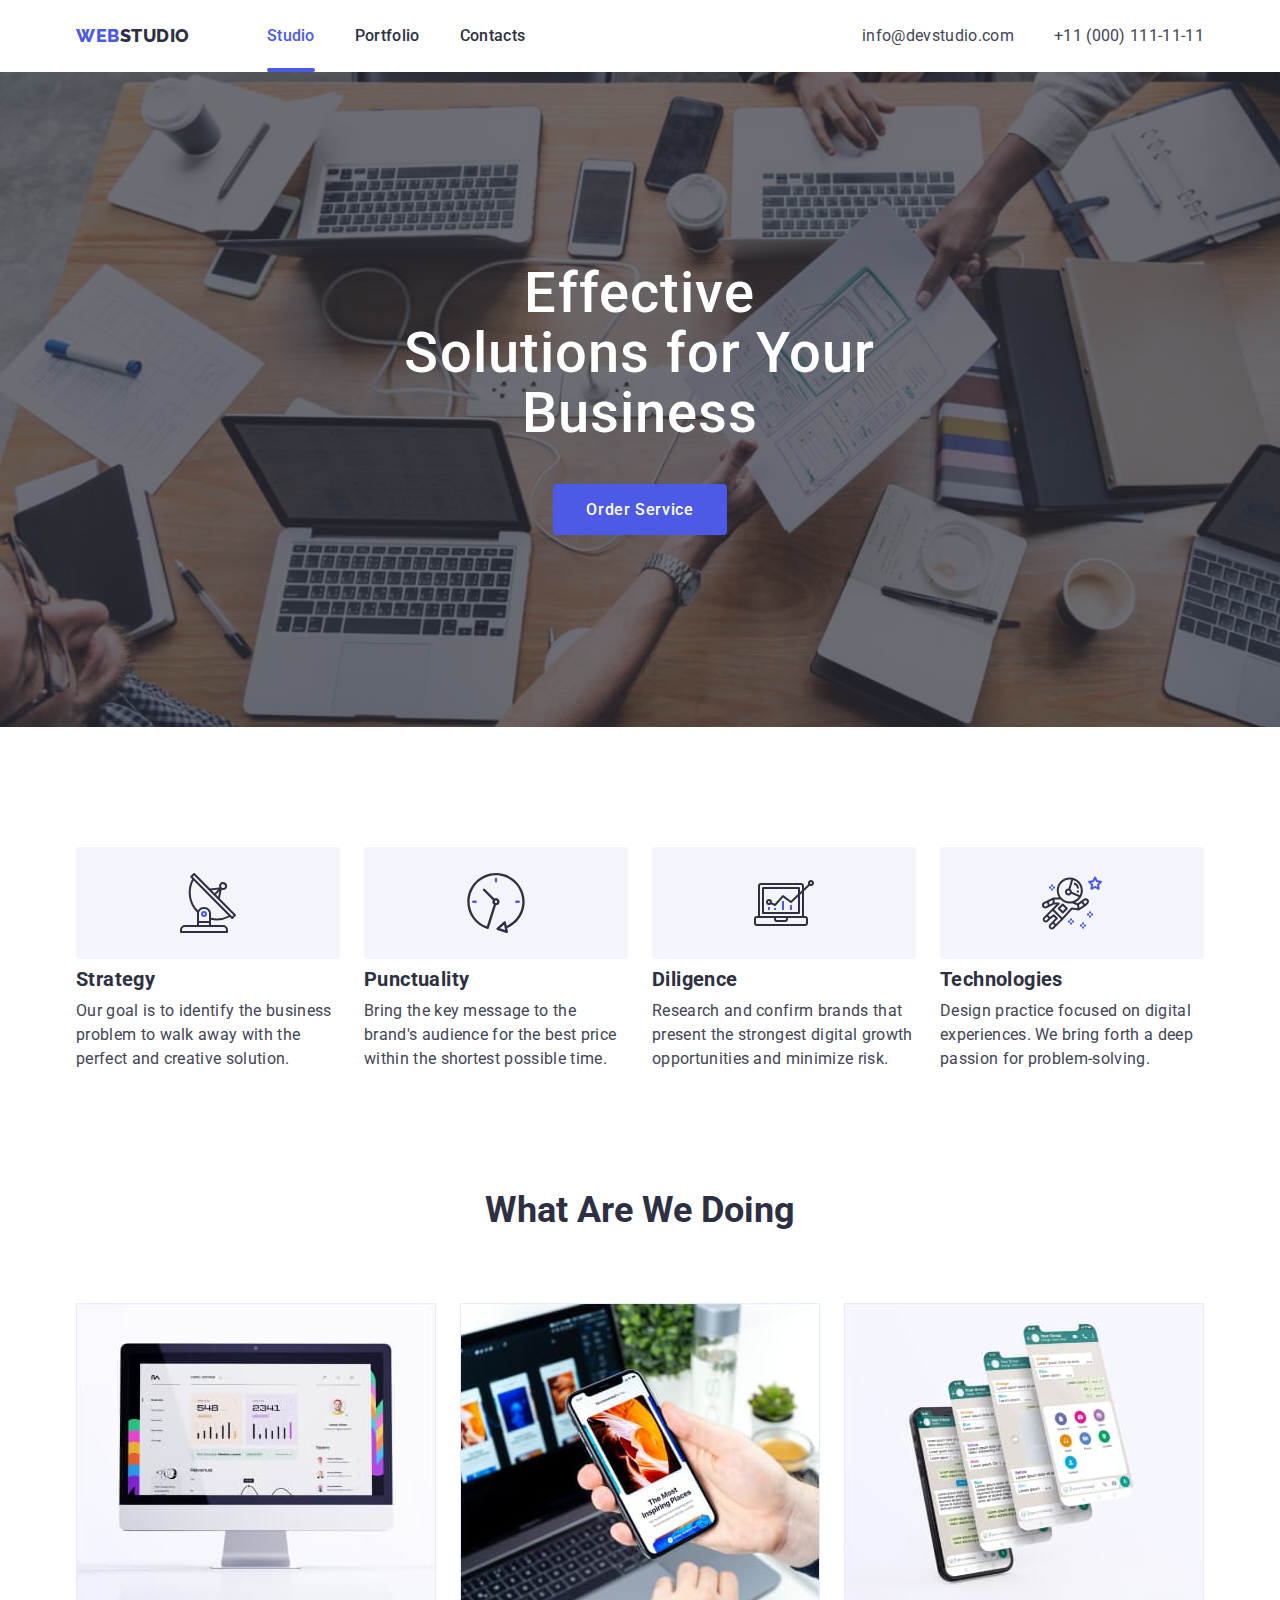
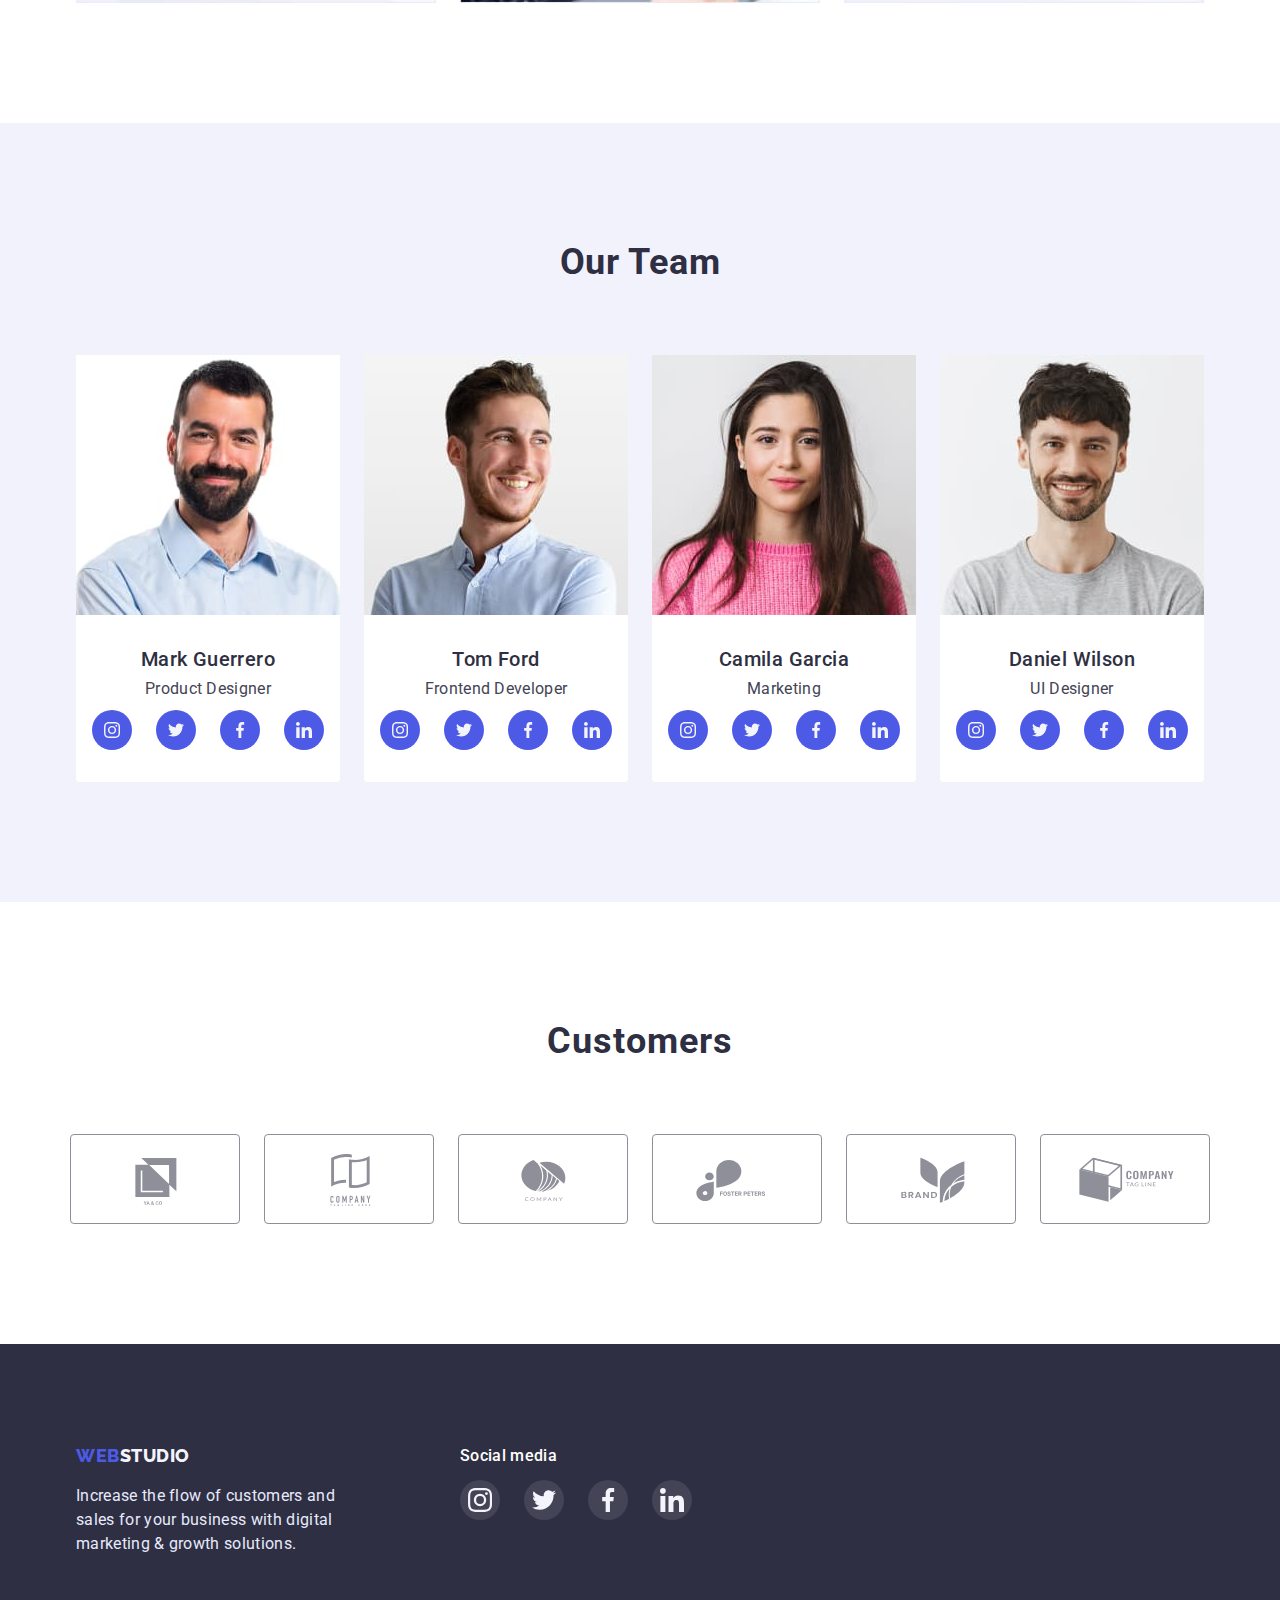
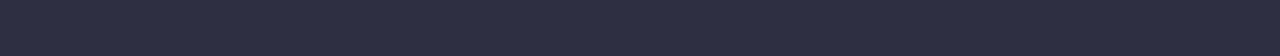
<file: index.html>
<!DOCTYPE html>
<html lang="en">
  <head>
    <meta charset="UTF-8" />
    <meta http-equiv="X-UA-Compatible" content="IE=edge" />
    <meta name="viewport" content="width=device-width, initial-scale=1.0" />
    <title>Webstudio</title>
    <link rel="preconnect" href="https://fonts.googleapis.com" />
    <link rel="preconnect" href="https://fonts.gstatic.com" crossorigin />
    <link
      href="https://fonts.googleapis.com/css2?family=Raleway:wght@800&family=Roboto:wght@400;500;700;900&display=swap"
      rel="stylesheet"
    />
    <link
      rel="stylesheet"
      href="https://cdn.jsdelivr.net/npm/modern-normalize@1.1.0/modern-normalize.min.css"
    />
    <link rel="stylesheet" href="./css/styles.css" />
  </head>
  <body>
    <header class="page-header">
      <div class="container page-header-container">
        <nav class="page-nav">
          <a href="" class="logo"><span class="logo-main">Web</span>studio</a>
          <ul class="menu">
            <li class="menu-item">
              <a class="menu-link studio-page" href="./index.html">Studio</a>
            </li>
            <li class="menu-item">
              <a class="menu-link" href="./portfolio.html">Portfolio</a>
            </li>
            <li class="menu-item">
              <a class="menu-link" href="">Contacts</a>
            </li>
          </ul>
        </nav>
        <ul class="page-link">
          <li class="contact-link">
            <a class="email" href="mailto:info@devstudio.com"
              >info@devstudio.com</a
            >
          </li>
          <li class="contact-link">
            <a class="phone-number" href="tel:+11(000)111-11-11"
              >+11 (000) 111-11-11</a
            >
          </li>
        </ul>
      </div>
    </header>
    <main class="main">
      <section class="tittle-section">
        <div class="container">
          <h1 class="tittle">Effective Solutions for Your Business</h1>
          <button class="main-btn" type="button" data-modal-open>Order Service</button>
        </div>
      </section>
      <section class="our-features">
        <div class="container">
          <h2 class="visually-hidden">Our features</h2>
          <ul class="features-list icon-list">
            <li class="list-iteam icon-iteam">
              <div class="icon-main">
                <svg class="svg-main">
                  <use
                    href="./images/Icon/sprite-main(1).svg#icon-antenna-1"
                  ></use>
                </svg>
              </div>
              <h3 class="subtitle">Strategy</h3>
              <p class="description">
                Our goal is to identify the business problem to walk away with
                the perfect and creative solution.
              </p>
            </li>
            <li class="list-iteam">
              <div class="icon-main">
                <svg class="svg-main">
                  <use
                    href="./images/Icon/sprite-main(1).svg#icon-clock-1"
                  ></use>
                </svg>
              </div>
              <h3 class="subtitle">Punctuality</h3>
              <p class="description">
                Bring the key message to the brand's audience for the best price
                within the shortest possible time.
              </p>
            </li>
            <li class="list-iteam">
              <div class="icon-main">
                <svg class="svg-main">
                  <use
                    href="./images/Icon/sprite-main(1).svg#icon-diagram-1"
                  ></use>
                </svg>
              </div>
              <h3 class="subtitle">Diligence</h3>
              <p class="description">
                Research and confirm brands that present the strongest digital
                growth opportunities and minimize risk.
              </p>
            </li>
            <li class="list-iteam">
              <div class="icon-main">
                <svg class="svg-main">
                  <use
                    href="./images/Icon/sprite-main(1).svg#icon-astronaut-1"
                  ></use>
                </svg>
              </div>
              <h3 class="subtitle">Technologies</h3>
              <p class="description">
                Design practice focused on digital experiences. We bring forth a
                deep passion for problem-solving.
              </p>
            </li>
          </ul>
        </div>
      </section>
      <section class="img-section">
        <div class="container">
          <h2 class="img-title">What Are We Doing</h2>
          <ul class="img-list">
            <li>
              <img src="./images/description.jpg" alt="computer" width="360" />
            </li>
            <li>
              <img src="./images/description1.jpg" alt="devices" width="360" />
            </li>
            <li>
              <img src="./images/description2.jpg" alt="phone" width="360" />
            </li>
          </ul>
        </div>
      </section>
      <section class="team-list-section">
        <div class="container">
          <h2 class="team-presentation employees-title">Our Team</h2>
          <ul class="team-list">
            <li class="employees-card">
              <img
                class="employee-photo"
                src="./images/MarkGuerrero.jpg"
                alt="Our team"
                width="264"
              />
              <div class="emplyees-cards-content-wrapper">
                <h3 class="names">Mark Guerrero</h3>
                <p class="job-title">Product Designer</p>
                <ul class="team-svg-list">
                  <li class="team-svg-item">
                    <a class="team-svg-link" href="">
                      <svg class="svg-icon">
                        <use
                          href="./images/Icon/sprite_icons(1).svg#icon-instagram-2"
                        ></use>
                      </svg>
                    </a>
                  </li>
                  <li class="team-svg-item">
                    <a class="team-svg-link" href="">
                      <svg class="svg-icon">
                        <use
                          href="./images/Icon/sprite_icons(1).svg#icon-twitter-1"
                        ></use>
                      </svg>
                    </a>
                  </li>
                  <li class="team-svg-item">
                    <a class="team-svg-link" href="">
                      <svg class="svg-icon">
                        <use
                          href="./images/Icon/sprite_icons(1).svg#icon-facebook-1"
                        ></use>
                      </svg>
                    </a>
                  </li>
                  <li class="team-svg-item">
                    <a class="team-svg-link" href="">
                      <svg class="svg-icon">
                        <use
                          href="./images/Icon/sprite_icons(1).svg#icon-linkedin-1"
                        ></use>
                      </svg>
                    </a>
                  </li>
                </ul>
              </div>
            </li>
            <li class="employees-card">
              <img
                class="employee-photo"
                src="./images/TomFord.jpg"
                alt="Our team"
                width="264"
              />
              <div class="emplyees-cards-content-wrapper">
                <h3 class="names">Tom Ford</h3>
                <p class="job-title">Frontend Developer</p>
                <ul class="team-svg-list list">
                  <li class="team-svg-item">
                    <a class="team-svg-link" href="">
                      <svg class="svg-icon">
                        <use
                          href="./images/Icon/sprite_icons(1).svg#icon-instagram-2"
                        ></use>
                      </svg>
                    </a>
                  </li>
                  <li class="team-svg-item">
                    <a class="team-svg-link" href="">
                      <svg class="svg-icon">
                        <use
                          href="./images/Icon/sprite_icons(1).svg#icon-twitter-1"
                        ></use>
                      </svg>
                    </a>
                  </li>
                  <li class="team-svg-item">
                    <a class="team-svg-link" href="">
                      <svg class="svg-icon">
                        <use
                          href="./images/Icon/sprite_icons(1).svg#icon-facebook-1"
                        ></use>
                      </svg>
                    </a>
                  </li>
                  <li class="team-svg-item">
                    <a class="team-svg-link" href="">
                      <svg class="svg-icon">
                        <use
                          href="./images/Icon/sprite_icons(1).svg#icon-linkedin-1"
                        ></use>
                      </svg>
                    </a>
                  </li>
                </ul>
              </div>
            </li>
            <li class="employees-card">
              <img
                class="employee-photo"
                src="./images/CamilaGarcia.jpg"
                alt="Our team"
                width="264"
              />
              <div class="emplyees-cards-content-wrapper">
                <h3 class="names">Camila Garcia</h3>
                <p class="job-title">Marketing</p>
                <ul class="team-svg-list list">
                  <li class="team-svg-item">
                    <a class="team-svg-link" href="">
                      <svg class="svg-icon">
                        <use
                          href="./images/Icon/sprite_icons(1).svg#icon-instagram-2"
                        ></use>
                      </svg>
                    </a>
                  </li>
                  <li class="team-svg-item">
                    <a class="team-svg-link" href="">
                      <svg class="svg-icon">
                        <use
                          href="./images/Icon/sprite_icons(1).svg#icon-twitter-1"
                        ></use>
                      </svg>
                    </a>
                  </li>
                  <li class="team-svg-item">
                    <a class="team-svg-link" href="">
                      <svg class="svg-icon">
                        <use
                          href="./images/Icon/sprite_icons(1).svg#icon-facebook-1"
                        ></use>
                      </svg>
                    </a>
                  </li>
                  <li class="team-svg-item">
                    <a class="team-svg-link" href="">
                      <svg class="svg-icon">
                        <use
                          href="./images/Icon/sprite_icons(1).svg#icon-linkedin-1"
                        ></use>
                      </svg>
                    </a>
                  </li>
                </ul>
              </div>
            </li>
            <li class="employees-card">
              <img
                class="employee-photo"
                src="./images/DanielWilson.jpg"
                alt="Our team"
                width="264"
              />
              <div class="emplyees-cards-content-wrapper">
                <h3 class="names">Daniel Wilson</h3>
                <p class="job-title">UI Designer</p>
                <ul class="team-svg-list list">
                  <li class="team-svg-item">
                    <a class="team-svg-link" href="">
                      <svg class="svg-icon">
                        <use
                          href="./images/Icon/sprite_icons(1).svg#icon-instagram-2"
                        ></use>
                      </svg>
                    </a>
                  </li>
                  <li class="team-svg-item">
                    <a class="team-svg-link" href="">
                      <svg class="svg-icon">
                        <use
                          href="./images/Icon/sprite_icons(1).svg#icon-twitter-1"
                        ></use>
                      </svg>
                    </a>
                  </li>
                  <li class="team-svg-item">
                    <a class="team-svg-link" href="">
                      <svg class="svg-icon">
                        <use
                          href="./images/Icon/sprite_icons(1).svg#icon-facebook-1"
                        ></use>
                      </svg>
                    </a>
                  </li>
                  <li class="team-svg-item">
                    <a class="team-svg-link" href="">
                      <svg class="svg-icon">
                        <use
                          href="./images/Icon/sprite_icons(1).svg#icon-linkedin-1"
                        ></use>
                      </svg>
                    </a>
                  </li>
                </ul>
              </div>
            </li>
          </ul>
        </div>
      </section>
      <section class="section-customers">
        <div class="container customers">
        <h2 class="customers-tittle">Customers</h2>
        <ul class="section-customer-list">
          <li class="section-customer-icon">
              <a class="customer-link" href="">
                <svg class="customer-icon" width="104" height="56">
                  <use
                    href="./images/Icon/sprite_customers(1).svg#icon-Logo"
                  ></use>
                </svg>
              </a>
          </li>
          <li class="section-customer-icon">
              <a href="" class="customer-link">
                <svg class="customer-icon" width="104" height="56">
                  <use
                    href="./images/Icon/sprite_customers(1).svg#icon-Logo-1"
                  ></use>
                </svg>
              </a>
          </li>
          <li class="section-customer-icon">
              <a class="customer-link" href="">
                <svg class="customer-icon" width="104" height="56">
                  <use
                    href="./images/Icon/sprite_customers(1).svg#icon-Logo-2"
                  ></use>
                </svg>
              </a>
          </li>
          <li class="section-customer-icon">
              <a class="customer-link" href="">
                <svg class="customer-icon" width="104" height="56">
                  <use
                    href="./images/Icon/sprite_customers(1).svg#icon-Logo-3"
                  ></use>
                </svg>
              </a>
          </li>
          <li class="section-customer-icon">
              <a class="customer-link" href="" >
                <svg class="customer-icon" width="104" height="56">
                  <use
                    href="./images/Icon/sprite_customers(1).svg#icon-Logo-4"
                  ></use>
                </svg>
              </a>
          </li>
          <li class="section-customer-icon">
            <div class="customer-icon-div">
              <a class="customer-link" href="">
                <svg class="customer-icon" width="104" height="56">
                  <use
                    href="./images/Icon/sprite_customers(1).svg#icon-Logo-5"
                  ></use>
                </svg>
              </a>
          </div>
          </li>
        </ul>
      </section>
    </main>
    <footer class="footer">
      <div class="container footer-container">
        <div>
          <a href="" class="logo-footer"
            ><span class="logo-main">Web</span>studio</a
          >
          <p class="footer-text">
            Increase the flow of customers and sales for your business with
            digital marketing & growth solutions.
          </p>
        </div>
        <div class="footer-icon-div">
          <h3 class="footer-icon-tittle">Social media</h3>
          <ul class="footer-icon-list">
            <li class="footer-icons">
              <a href="" class="footer-icon-link">
                <svg class="footer-svg">
                  <use href="./images/Icon/sprite_icons(1).svg#icon-instagram-2"></use>
                </svg>
              </a>
            </li>
            <li class="footer-icons">
              <a href="" class="footer-icon-link">
                <svg class="footer-svg">
                  <use href="./images/Icon/sprite_icons(1).svg#icon-twitter-1"></use>
                </svg>
              </a>
            </li>
            <li class="footer-icons">
              <a href="" class="footer-icon-link">
                <svg class="footer-svg">
                  <use href="./images/Icon/sprite_icons(1).svg#icon-facebook-1"></use>
                </svg>
              </a>
            </li>
            <li class="footer-icons">
              <a href="" class="footer-icon-link">
                <svg class="footer-svg">
                  <use href="./images/Icon/sprite_icons(1).svg#icon-linkedin-1"></use>
                </svg>
              </a>
            </li>
          </ul>
        </div>
      </div>
    </footer>
    <div class="backdrop is-hidden" data-modal>
<div class="modal">
  <button type="button" class="modal-btn" data-modal-close>
    <svg class="modal-btn-icon" width="8" height="8">
      <use href="./images/Icon/sprite-modal-btn(1).svg#icon-close-black-18dp-2-1"></use>
    </svg>
  </button>
  </div>
</div>
    </div>
    <script src="./js/modal.js"></script>
  </body>
</html>
</file>
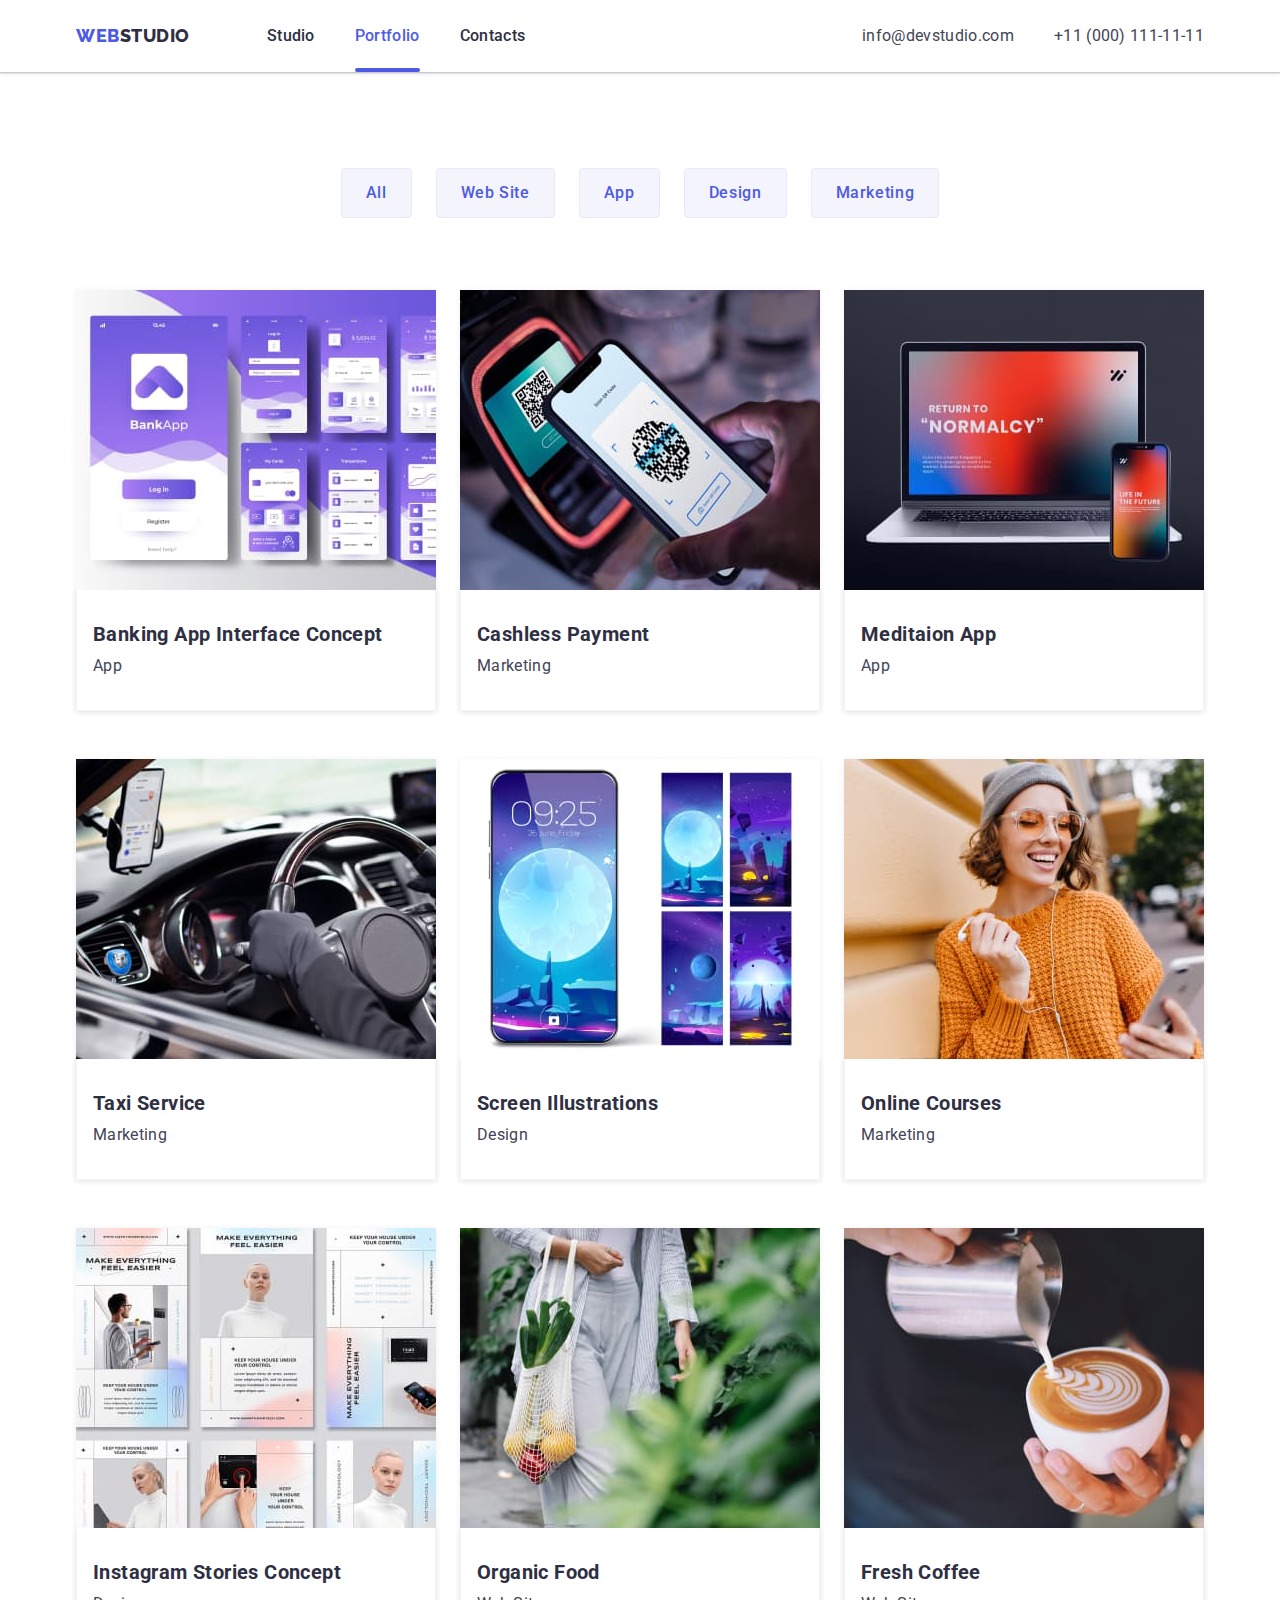
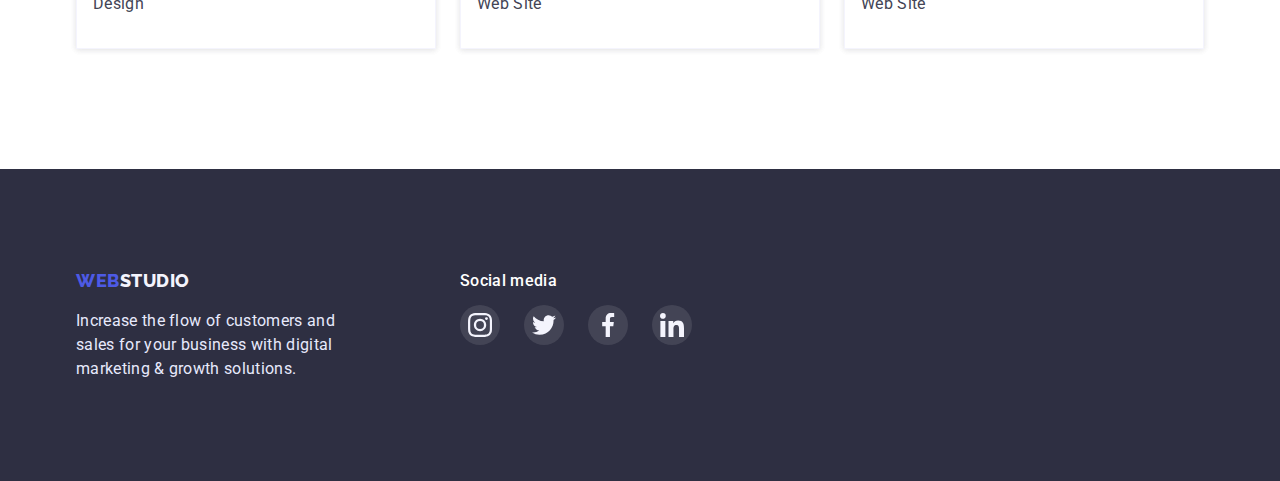
<file: portfolio.html>
<!DOCTYPE html>
<html lang="en">
  <head>
    <meta charset="UTF-8" />
    <meta http-equiv="X-UA-Compatible" content="IE=edge" />
    <meta name="viewport" content="width=device-width, initial-scale=1.0" />
    <title>Portfolio</title>
    <link rel="preconnect" href="https://fonts.googleapis.com" />
    <link rel="preconnect" href="https://fonts.gstatic.com" crossorigin />
    <link
      href="https://fonts.googleapis.com/css2?family=Raleway:wght@800&family=Roboto:wght@400;500;700;900&display=swap"
      rel="stylesheet"
    />
    <link
      rel="stylesheet"
      href="https://cdn.jsdelivr.net/npm/modern-normalize@1.1.0/modern-normalize.min.css"
    />
    <link rel="stylesheet" href="./css/portfolio.styles.css" />
  </head>
  <body>
    <header class="page-header">
      <div class="container page-header-container">
        <nav class="page-nav">
          <a href="" class="logo"><span class="logo-main">Web</span>studio</a>
          <ul class="menu">
            <li class="menu-item">
              <a class="menu-link" href="./index.html">Studio</a>
            </li>
            <li class="menu-item">
              <a class="menu-link portfolio-page" href="./portfolio.html">Portfolio</a>
            </li>
            <li class="menu-item">
              <a class="menu-link" href="">Contacts</a>
            </li>
          </ul>
        </nav>
        <ul class="page-link">
          <li class="contact-link">
            <a class="email" href="mailto:info@devstudio.com"
              >info@devstudio.com</a
            >
          </li>
          <li class="contact-link">
            <a class="phone-number" href="tel:+11(000)111-11-11"
              >+11 (000) 111-11-11</a
            >
          </li>
        </ul>
      </div>
    </header>
    <main class="main">
      <section class="main-section">
        <div class="container overlay">
          <h1 class="visually-hidden">Portfolio</h1>
          <ul class="btn-list">
            <li class="btn-link">
              <button class="modal-btn" type="button">All</button>
            </li>
            <li class="btn-link">
              <button class="modal-btn" type="button">Web Site</button>
            </li>
            <li class="btn-link">
              <button class="modal-btn" type="button">App</button>
            </li>
            <li class="btn-link">
              <button class="modal-btn" type="button">Design</button>
            </li>
            <li class="btn-link">
              <button class="modal-btn" type="button">Marketing</button>
            </li>
          </ul>
          <ul class="card-list">
            <li class="photo-elements">
              <a class="employee-card-link" href="">
                <div class="img-card-overlay">
                <img 
                  src="./images/portfolio/photo1.jpg"
                  alt="our projects"
                  width="360"
                />
                <p class="overlay-text">14 Stylish and User-Friendly App Design Concepts · Task Manager App · Calorie Tracker App · Exotic Fruit Ecommerce App · Cloud Storage App</p>
                </div>
                <div class="emplyees-cards-content-wrapper">
                <h2 class="card-title">Banking App Interface Concept</h2>
                <p class="card-description">App</p>
              </div>
            </a>
            </li>
            <li class="photo-elements">
              <a class="employee-card-link" href="">
                <div class="img-card-overlay">
                <img
                  src="./images/portfolio/photo2.jpg"
                  alt="our projects"
                  width="360"
                />
                <p class="overlay-text">14 Stylish and User-Friendly App Design Concepts · Task Manager App · Calorie Tracker App · Exotic Fruit Ecommerce App · Cloud Storage App</p>
                </div>
                <div class="emplyees-cards-content-wrapper">
                <h2 class="card-title">Cashless Payment</h2>
                <p class="card-description">Marketing</p>
            </div>
          </a>
            </li>
            <li class="photo-elements">
              <a class="employee-card-link" href="">
                <div class="img-card-overlay">
                <img
                  src="./images/portfolio/photo3.jpg"
                  alt="our projects"
                  width="360"
                />
                <p class="overlay-text">14 Stylish and User-Friendly App Design Concepts · Task Manager App · Calorie Tracker App · Exotic Fruit Ecommerce App · Cloud Storage App</p>
                </div>
                <div class="emplyees-cards-content-wrapper">
                <h2 class="card-title">Meditaion App</h2>
                <p class="card-description">App</p>
              </div>
            </a>
            </li>
            <li class="photo-elements">
              <a class="employee-card-link" href="">
                <div class="img-card-overlay">
                <img
                  src="./images/portfolio/photo4.jpg"
                  alt="our projects"
                  width="360"
                />
                <p class="overlay-text">14 Stylish and User-Friendly App Design Concepts · Task Manager App · Calorie Tracker App · Exotic Fruit Ecommerce App · Cloud Storage App</p>
                </div>
                <div class="emplyees-cards-content-wrapper">
                <h2 class="card-title">Taxi Service</h2>
                <p class="card-description">Marketing</p>
               </div>
             </a>
            </li>
            <li class="photo-elements">
              <a class="employee-card-link" href="">
                <div class="img-card-overlay">
                <img
                  src="./images/portfolio/photo5.jpg"
                  alt="our projects"
                  width="360"
                />
                <p class="overlay-text">14 Stylish and User-Friendly App Design Concepts · Task Manager App · Calorie Tracker App · Exotic Fruit Ecommerce App · Cloud Storage App</p>
                </div>
                <div class="emplyees-cards-content-wrapper">
                <h2 class="card-title">Screen Illustrations</h2>
                <p class="card-description">Design</p>
              </div>
            </a>
            </li>
            <li class="photo-elements">
              <a class="employee-card-link" href="">
                <div class="img-card-overlay">
                <img
                  src="./images/portfolio/photo6.jpg"
                  alt="our projects"
                  width="360"
                />
                <p class="overlay-text">14 Stylish and User-Friendly App Design Concepts · Task Manager App · Calorie Tracker App · Exotic Fruit Ecommerce App · Cloud Storage App</p>
                </div>
                <div class="emplyees-cards-content-wrapper">
                <h2 class="card-title">Online Courses</h2>
                <p class="card-description">Marketing</p>
               </div>
             </a>
            </li>
            <li class="photo-elements">
              <a class="employee-card-link" href="">
                <div class="img-card-overlay">
                <img
                  src="./images/portfolio/photo7.jpg"
                  alt="our projects"
                  width="360"
                />
                <p class="overlay-text">14 Stylish and User-Friendly App Design Concepts · Task Manager App · Calorie Tracker App · Exotic Fruit Ecommerce App · Cloud Storage App</p>
                </div>
                <div class="emplyees-cards-content-wrapper">
                <h2 class="card-title">Instagram Stories Concept</h2>
                <p class="card-description">Design</p>
             </div>
             </a>
            </li>
            <li class="photo-elements">
              <a class="employee-card-link" href="">
              <div class="img-card-overlay">
                <img
                  src="./images/portfolio/photo8.jpg"
                  alt="our projects"
                  width="360"
                />
                <p class="overlay-text">14 Stylish and User-Friendly App Design Concepts · Task Manager App · Calorie Tracker App · Exotic Fruit Ecommerce App · Cloud Storage App</p>
                </div>
                <div class="emplyees-cards-content-wrapper">
                <h2 class="card-title">Organic Food</h2>
                <p class="card-description">Web Site</p>
              </div>
            </a>
            </li>
            <li class="photo-elements">
              <a class="employee-card-link" href="">
                <div class="img-card-overlay">
                <img
                  src="./images/portfolio/photo9.jpg"
                  alt="our projects"
                  width="360"
                />
                <p class="overlay-text">14 Stylish and User-Friendly App Design Concepts · Task Manager App · Calorie Tracker App · Exotic Fruit Ecommerce App · Cloud Storage App</p>
                </div>
                <div class="emplyees-cards-content-wrapper">
                <h2 class="card-title">Fresh Coffee</h2>
                <p class="card-description">Web Site</p>
              </div>
              </a>
            </li>
          </ul>
       </div>
      </section>
    </main>
    <footer class="footer">
      <div class="container footer-container">
        <div>
        <a href="" class="logo-footer"
          ><span class="logo-main">Web</span>studio</a
        >
        <p class="footer-text">
          Increase the flow of customers and sales for your business with
          digital marketing & growth solutions.
        </p>
      </div>
      <div class="footer-icon-div">
        <h3 class="footer-icon-tittle">Social media</h3>
        <ul class="footer-icon-list">
          <li class="footer-icons">
            <a href="" class="footer-icon-link">
              <svg class="footer-svg">
                <use href="./images/Icon/sprite_icons(1).svg#icon-instagram-2"></use>
              </svg>
            </a>
          </li>
          <li class="footer-icons">
            <a href="" class="footer-icon-link">
              <svg class="footer-svg">
                <use href="./images/Icon/sprite_icons(1).svg#icon-twitter-1"></use>
              </svg>
            </a>
          </li>
          <li class="footer-icons">
            <a href="" class="footer-icon-link">
              <svg class="footer-svg">
                <use href="./images/Icon/sprite_icons(1).svg#icon-facebook-1"></use>
              </svg>
            </a>
          </li>
          <li class="footer-icons">
            <a href="" class="footer-icon-link">
              <svg class="footer-svg">
                <use href="./images/Icon/sprite_icons(1).svg#icon-linkedin-1"></use>
              </svg>
            </a>
          </li>
        </ul>
      </div>
    </div>
    </footer>
  </body>
</html>
</file>
<file: css/styles.css>
ol,
ul {
  list-style: none;
}
a {
  text-decoration: none;
}

h1,
h2,
h3,
p {
  margin-top: 0;
  margin-bottom: 0;
}

ol,
ul {
  margin-top: 0;
  margin-bottom: 0;
  padding-left: 0;
}

img {
  display: block;
}

:root {
  --accent-color: #4d5ae5;
  --primary-text-color: #2e2f42;
  --text-color: #434455;
  --primary-font: 'Roboto', sans-serif;
  --secondary-font: 'Raleway', sans-serif;
  --timing-function: cubic-bezier(0.4, 0, 0.2, 1);
}

body {
  font-family: var(--primary-font);
  color: var(--primary-text-color);
}

.container {
  width: 1158px;
  margin-left: auto;
  margin-right: auto;
  padding-left: 15px;
  padding-right: 15px;
}

.page-nav {
  display: flex;
  align-items: center;
}

.page-header-container {
  display: flex;
  align-items: center;
  justify-content: space-between;
}

.menu {
  display: flex;
}

.page-link {
  display: flex;
}

.logo-main {
  font-family: var(--secondary-font);
  font-weight: 800;
  font-size: 18px;
  line-height: 1.33;
  letter-spacing: 0.03em;
  text-transform: uppercase;
  color: var(--accent-color);
}

.logo {
  font-family: var(--secondary-font);
  font-weight: 800;
  font-size: 18px;
  line-height: 1.33;
  letter-spacing: 0.03em;
  text-transform: uppercase;
  color: var(--primary-text-color);
  margin-right: 77px;
}

.menu-link {
  display: block;
  position: relative;
  font-family: var(--primary-font);
  font-weight: 500;
  font-size: 16px;
  line-height: 1.5;
  letter-spacing: 0.02em;
  color: var(--primary-text-color);
  padding: 24px 0;
  transition: color 250ms var(--timing-function);
}

.menu-item:not(:last-child) {
  margin-right: 40px;
}


.studio-page {
  color: var(--accent-color);
}

.studio-page::after {
content: '';
position: absolute;
display: block;
width: 100%;
height: 4px;
margin-top: 20px;
background-color: var(--accent-color);
border-radius: 2px;
transition: color 250ms var(--timing-function);
}

.studio-page:hover,
.studio-page:focus {
 color: #4d5ae5;
}

.menu-link:hover,
.menu-link:focus {
  color: var(--accent-color);
}



.email,
.phone-number {
  font-family: var(--primary-font);
  font-size: 16px;
  line-height: 1.5;
  letter-spacing: 0.02em;
  color: var(--text-color);
  padding-bottom: 24px;
  padding-top: 24px;
  display: block;

  transition: color 250ms var(--timing-function);
}

.contact-link:not(:last-child) {
  margin-right: 40px;
}

.email:hover,
.email:focus {
  color: var(--accent-color);
}

.phone-number:hover,
.phone-number:focus {
  color: var(--accent-color);
}

.tittle-section {
  max-width: 1440px;
  margin: 0 auto;
  background-image: linear-gradient(
      rgba(47, 48, 58, 0.7),
      rgba(47, 48, 58, 0.7)
    ),
    url(../images/backgroundimg.jpg);
  background-size: cover;
  padding-top: 192px;
  padding-bottom: 192px;
  text-align: center;
}

.tittle {
  font-weight: 500;
  font-size: 56px;
  line-height: 1.07;
  letter-spacing: 0.02em;
  width: 492px;
  color: #ffffff;
  text-align: center;
  margin: 0 auto;
}

.main-btn {
  padding: 16px 32px 16px 32px;
  margin-top: 40px;
  font-family: var(--primary-font);
  font-weight: 500;
  font-size: 16px;
  line-height: 1.11;
  letter-spacing: 0.04em;
  color: #ffffff;
  background: var(--accent-color);
  cursor: pointer;
  border: 1px Solid transparent;
  border-radius: 4px;

  transition: background-color 250ms var(--timing-function);
}

.main-btn:hover,
.main-btn:focus {
  background-color: #404bbf;
  color: #ffffff;
}

.our-features {
  padding-top: 120px;
  padding-bottom: 120px;
}

.visually-hidden {
  position: absolute;
  white-space: nowrap;
  width: 1px;
  height: 1px;
  overflow: hidden;
  border: 0;
  padding: 0;
  clip: rect(0 0 0 0);
  clip-path: inset(50%);
  margin: -1px;
}

.icon-list {
  display: flex;
  justify-content: center;
  gap: 24px;
}

.svg-main {
  width: 60px;
  height: 64px;
}

.icon-main {
  display: flex;
  justify-content: center;
  align-items: center;
  height: 112px;
  background-color: #f4f4fd;
  border-radius: 4px;
  margin-bottom: 8px;
}

.features-list {
  display: flex;
  gap: 24px;
}

.list-iteam {
  width: calc((100% - 72px) / 4);
}

.subtitle {
  font-family: var(--primary-font);
  font-weight: 700;
  font-size: 20px;
  line-height: 1.2;
  letter-spacing: 0.02em;
  color: var(--primary-text-color);
  margin-bottom: 8px;
}

.description {
  font-family: var(--primary-font);
  font-size: 16px;
  line-height: 1.5;
  letter-spacing: 0.02em;
  color: var(--text-color);
}

.img-section {
  padding-bottom: 120px;
}

.img-title {
  font-family: var(--primary-font);
  font-weight: 700;
  font-size: 36px;
  line-height: 1.1;
  color: var(--primary-text-color);
  text-align: center;
  margin-bottom: 72px;
}

.img-list {
  display: flex;
  flex-wrap: wrap;
  justify-content: space-between;
}

.team-list-section {
  background-color: hsl(240, 69%, 97%);
  padding-bottom: 120px;
  padding-top: 120px;
}

.card-color {
  background: #ffffff;
}

.team-presentation {
  font-family: var(--primary-font);
  font-weight: 700;
  font-size: 36px;
  line-height: 1.11;
  letter-spacing: 0.02em;
  color: var(--primary-text-color);
}

.employees-title {
  text-align: center;
  margin-bottom: 72px;
}

.team-list {
  display: flex;
  flex-wrap: wrap;
}

.employees-card:not(:nth-child(4n)) {
  margin-right: 24px;
}

.employees-card {
  text-align: center;
  background-color: #ffffff;
  border-radius: 0px 0px 4px 4px;
}

.emplyees-cards-content-wrapper {
  padding-top: 32px;
  padding-bottom: 32px;
}

.names {
  font-family: var(--primary-font);
  font-weight: 500;
  font-size: 20px;
  line-height: 1.2;
  letter-spacing: 0.02em;
  color: var(--primary-text-color);
  margin-bottom: 8px;
}

.team-svg-list {
  display: flex;
  justify-content: center;
  gap: 24px;
  margin-top: 12px;
}

.team-svg-link {
  display: flex;
  justify-content: center;
  align-items: center;
  width: 40px;
  height: 40px;
  border-radius: 50%;
  background-color: var(--accent-color);
  fill: #f4f4fd;

  transition: background-color 250ms cubic-bezier(0.4, 0, 0.2, 1);
}

.team-svg-link:hover,
.team-svg-link:focus {
  background-color: #31d0aa;
}

.team-svg-link:focus {
  fill: #f4f4fd;
}

.svg-icon {
  text-align: center;
  width: 16px;
  height: 16px;
}

.job-title {
  font-family: var(--primary-font);
  font-size: 16px;
  line-height: 1.2;
  letter-spacing: 0.02em;
  color: var(--text-color);
}

.section-customers {
  padding-top: 120px;
  padding-bottom: 120px;
}

.section-customer-icon:not(:last-child) {
  margin-right: 24px;
}

.section-customer-icon {
  color: #8e8f99;
}

.section-customer-list {
  display: flex;
  justify-content: center;
}

.customers-tittle {
  text-align: center;
  font-family: var(--primary-font);
  font-weight: 700;
  font-size: 36px;
  letter-spacing: 0.03em;
  line-height: 1.11;
  margin-bottom: 72px;
}

.customer-link {
  display: flex;
  border-radius: 4px;
  height: 100%;
  width: 100%;
  color: #8e8f99;
  border: 1px solid #8e8f99;

  transition: color 250ms cubic-bezier(0.4, 0, 0.2, 1), border-color 250ms cubic-bezier(0.4, 0, 0.2, 1);
}

.customer-icon {
  width: 168px;
  height: 88px;
  padding: 16px 32px;
  fill: currentColor;
}

.customer-link:hover,
.customer-link:focus {
  color: #4d5ae5;
  border-color:  #4d5ae5;
}

.footer-container {
  display: flex;
}

.footer {
  display: flex;
  align-items: baseline;
  background: var(--primary-text-color);
  padding-top: 100px;
  padding-bottom: 100px;
}

.logo-footer {
  font-family: var(--secondary-font);
  font-weight: 800;
  font-size: 18px;
  line-height: 1.11;
  letter-spacing: 0.03em;
  text-transform: uppercase;
  color: #f4f4fd;
}

.footer-text {
  margin-top: 16px;
  width: 264px;
  font-family: var(--primary-font);
  font-size: 16px;
  line-height: 1.5;
  letter-spacing: 0.02em;
  color: #e7e9fc;
}

.footer-icon-div {
  height: 80px;
  margin-left: 120px;
}

.footer-icon-list {
  display: flex;
  gap: 24px;
  margin-top: 12px;
}

.footer-icon-tittle {
  color: #ffffff;
  font-weight: 500;
  font-size: 16px;
  line-height: 1.5;
  letter-spacing: 0.02em;
}

.footer-svg {
  width: 24px;
  height: 24px;
}

.footer-icon-link {
  display: flex;
  justify-content: center;
  align-items: center;
  width: 40px;
  height: 40px;
  border-radius: 50%;
  background-color: rgba(255, 255, 255, 0.1);
  fill: #f4f4fd;
  transition: background-color 250ms var(--timing-function);
}

.footer-icon-link:hover,
.footer-icon-link:focus {
  background-color: #31d0aa;
}

.footer-svg:focus {
  fill: #f4f4fd;
}

.backdrop {
  position: fixed;
  top: 0;
  left: 0;
  z-index: inherit;
  width: 100%;
  height: 100%;
  background-color: rgba(46, 47, 66, 0.4);
  transition: opacity 250ms var(--timing-function), visibility 250ms var(--timing-function);
}

.backdrop.is-hidden {
  opacity: 0;
  visibility: hidden;
  pointer-events: none;
}

.modal {
  position: absolute;
  width: 408px;
  height: 576px;
  top: 50%;
  left: 50%;
  transform: translate(-50%, -50%);
  background-color: #fcfcfc;
}

.modal-btn {
  position: absolute;
  display: flex;
  justify-content: center;
  align-items: center;
  width: 24px;
  height: 24px;
  bottom: 528px;
  right: 24px;
  border-radius: 50%;
  border: 1px solid #E7E9FC;
  background-color: #E7E9FC;
  padding: 0;
  transition: background-color 250ms var(--timing-function);
}

.modal-btn:hover,
.modal-btn:focus {
  border: var(--accent-color);
  background-color: var(--accent-color);
}

.modal-btn-icon {
transition: fill 250ms var(--timing-function);
}

.modal-btn:hover .modal-btn-icon,
.modal-btn:focus .modal-btn-icon {
  fill: white;
}
</file>
<file: css/portfolio.styles.css>
ol,
ul {
  list-style: none;
}
a {
  text-decoration: none;
}

h1,
h2,
h3,
p {
  margin-top: 0;
  margin-bottom: 0;
}
ol,
ul {
  margin-top: 0;
  margin-bottom: 0;
  padding-left: 0;
}

img {
  display: block;
}

:root {
  --accent-color: #4d5ae5;
  --primary-text-color: #2e2f42;
  --text-color: #434455;
  --primary-font: 'Roboto', sans-serif;
  --secondary-font: 'Raleway', sans-serif;
  --timing-function: cubic-bezier(0.4, 0, 0.2, 1);
}

body {
  font-family: var(--primary-font);
  color: var(--primary-text-color);
}

.container {
  width: 1158px;
  margin-left: auto;
  margin-right: auto;
  padding-left: 15px;
  padding-right: 15px;
}
.page-header {
  box-shadow: 0px 2px 1px rgba(46, 47, 66, 0.08),
    0px 1px 1px rgba(46, 47, 66, 0.16), 0px 1px 6px rgba(46, 47, 66, 0.08);
}

.page-nav {
  display: flex;
}

.page-header-container {
  display: flex;
  align-items: center;
  justify-content: space-between;
}

.menu {
  display: flex;
}

.page-link {
  display: flex;
}

.logo-main {
  font-family: var(--secondary-font);
  font-weight: 800;
  font-size: 18px;
  line-height: 1.33;
  letter-spacing: 0.03em;
  text-transform: uppercase;
  color: var(--accent-color);
}

.logo {
  font-family: var(--secondary-font);
  font-weight: 800;
  font-size: 18px;
  line-height: 1.33;
  letter-spacing: 0.03em;
  text-transform: uppercase;
  color: var(--primary-text-color);
  margin-right: 77px;
  padding-top: 24px;
}

.menu-link {
  display: block;
  position: relative;
  font-family: var(--primary-font);
  font-weight: 500;
  font-size: 16px;
  line-height: 1.5;
  letter-spacing: 0.02em;
  color: var(--primary-text-color);
  padding-bottom: 24px;
  padding-top: 24px;
  display: block;
  transition: color 250ms var(--timing-function);
}

.menu-item:not(:last-child) {
  margin-right: 40px;
}

.menu-link:hover,
.menu-link:focus {
  color: var(--accent-color);
}

.email,
.phone-number {
  font-family: var(--primary-font);
  font-size: 16px;
  line-height: 1.5;
  letter-spacing: 0.02em;
  color: var(--text-color);
  padding-top: 24px;
  padding-bottom: 24px;
  display: block;
  transition: color 250ms var(--timing-function);
}

.portfolio-page {
  color: var(--accent-color);
}

.portfolio-page::after {
content: '';
position: absolute;
display: block;
width: 100%;
height: 4px;
margin-top: 20px;
background-color: var(--accent-color);
border-radius: 2px;
transition: color 250ms var(--timing-function);
}

.portfolio-page:hover,
.portfolio-page:focus {
 color: #4d5ae5;
}

.contact-link:not(:last-child) {
  margin-right: 40px;
}

.email:hover,
.email:focus {
  color: var(--accent-color);
}

.phone-number:hover,
.phone-number:focus {
  color: var(--accent-color);
}

.visually-hidden {
  position: absolute;
  white-space: nowrap;
  width: 1px;
  height: 1px;
  overflow: hidden;
  border: 0;
  padding: 0;
  clip: rect(0 0 0 0);
  clip-path: inset(50%);
  margin: -1px;
}

.main-section {
  padding-top: 96px;
  padding-bottom: 120px;
}

.btn-list {
  display: flex;
  justify-content: center;
  margin-bottom: 72px;
}

.btn-link:not(:last-child) {
  margin-right: 24px;
}

.modal-btn {
  padding: 12px 24px 12px 24px;
  font-family: var(--primary-font);
  font-weight: 500;
  font-size: 16px;
  line-height: 1.5;
  letter-spacing: 0.04em;
  color: var(--accent-color);
  background: #f4f4fd;
  cursor: pointer;
  border: 1px solid #e7e9fc;
  border-radius: 4px;
  transition: background-color 250ms var(--timing-function), color 250ms var(--timing-function), box-shadow 0px, 4px rgba(0, 0, 0, 0.15);
}

.modal-btn:hover,
.modal-btn:focus {
  background-color: var(--accent-color);
  color: #ffffff;
  box-shadow: 0px, 4px rgba(0, 0, 0, 0.15);
}

.img {
  margin-top: 72px;
}

.card-container {
  display: flex;
  flex-wrap: wrap;
}

.card-list {
  display: flex;
  flex-wrap: wrap;
  padding: 0;
  margin: 0;
  column-gap: 24px;
  row-gap: 48px;
}

.card-list > .photo-elements {
  width: calc((100% - 48px) / 3);
}

.card-list:not(:nth-child(3n)) {
  margin-right: 24px;
}

.card-list:not(:nth-last-child(-n + 3)) {
  margin-bottom: 48px;
}

.employee-card-link {
  box-shadow: 0px 1px 6px rgba(46, 47, 66, 0.08);
  position: relative;
  display: block;
  transition: box-shadow 250ms var(--timing-function);
}

.employee-card-link:hover,
.employee-card-link:focus {
  display: block;
  box-shadow: 0px 1px 6px rgba(46, 47, 66, 0.08),
    0px 1px 1px rgba(46, 47, 66, 0.16), 0px 2px 1px rgba(46, 47, 66, 0.08);
}

.emplyees-cards-content-wrapper {
  border: 0.5px solid #f4f4fd;
  border-top: none;
  padding-top: 32px;
  padding-left: 16px;
  padding-bottom: 32px;
  box-shadow: 0px 1px 6px rgba(46, 47, 66, 0.08);
}

.img-card-overlay {
  position: relative;
  overflow: hidden;
}

.overlay-text {
  content: '';
  position: absolute;
  left: 0;
  top: 0;
  width: 100%;
  height: 100%;
  transform: translate(0, 100%);
  transition: transform 250ms var(--timing-function);

  font-size: 16px;
  color: #f4f4fd;
  padding-top: 40px;
  padding-right: 32px;
  padding-left: 32px;
  background-color: #4D5AE5;
}

.employee-card-link:hover .overlay-text,
.employee-card-link:focus .overlay-text {
  transform: translate(0, 0);
}

.card-title {
  font-family: var(--primary-font);
  font-weight: 700;
  font-size: 20px;
  line-height: 1.2;
  letter-spacing: 0.02em;
  color: var(--primary-text-color);
  margin-bottom: 8px;
}
.card-description {
  font-family: var(--primary-font);
  font-size: 16px;
  line-height: 1.5;
  letter-spacing: 0.02em;
  color: var(--text-color);
}

.footer-container {
  display: flex;
}

.footer {
  display: flex;
  align-items: baseline;
  background: var(--primary-text-color);
  padding-top: 100px;
  padding-bottom: 100px;
}

.logo-footer {
  font-family: var(--secondary-font);
  font-weight: 800;
  font-size: 18px;
  line-height: 1.11;
  letter-spacing: 0.03em;
  text-transform: uppercase;
  color: #f4f4fd;
}

.footer-text {
  margin-top: 16px;
  width: 264px;
  font-family: var(--primary-font);
  font-size: 16px;
  line-height: 1.5;
  letter-spacing: 0.02em;
  color: #e7e9fc;
}

.footer-icon-div {
  height: 80px;
  margin-left: 120px;
}

.footer-icon-list {
  display: flex;
  gap: 24px;
  margin-top: 12px;
}

.footer-icon-tittle {
  color: #ffffff;
  font-weight: 500;
  font-size: 16px;
  line-height: 1.5;
  letter-spacing: 0.02em;
}

.footer-svg {
  width: 24px;
  height: 24px;
}

.footer-icon-link {
  display: flex;
  justify-content: center;
  align-items: center;
  width: 40px;
  height: 40px;
  border-radius: 50%;
  background-color: rgba(255, 255, 255, 0.1);
  fill: #f4f4fd;
  transition: background-color 250ms var(--timing-function);
}

.footer-icon-link:hover,
.footer-iconilink:focus {
  background-color: #31d0aa;
}

.footer-svg:focus {
  fill: #f4f4fd;
}
</file>
